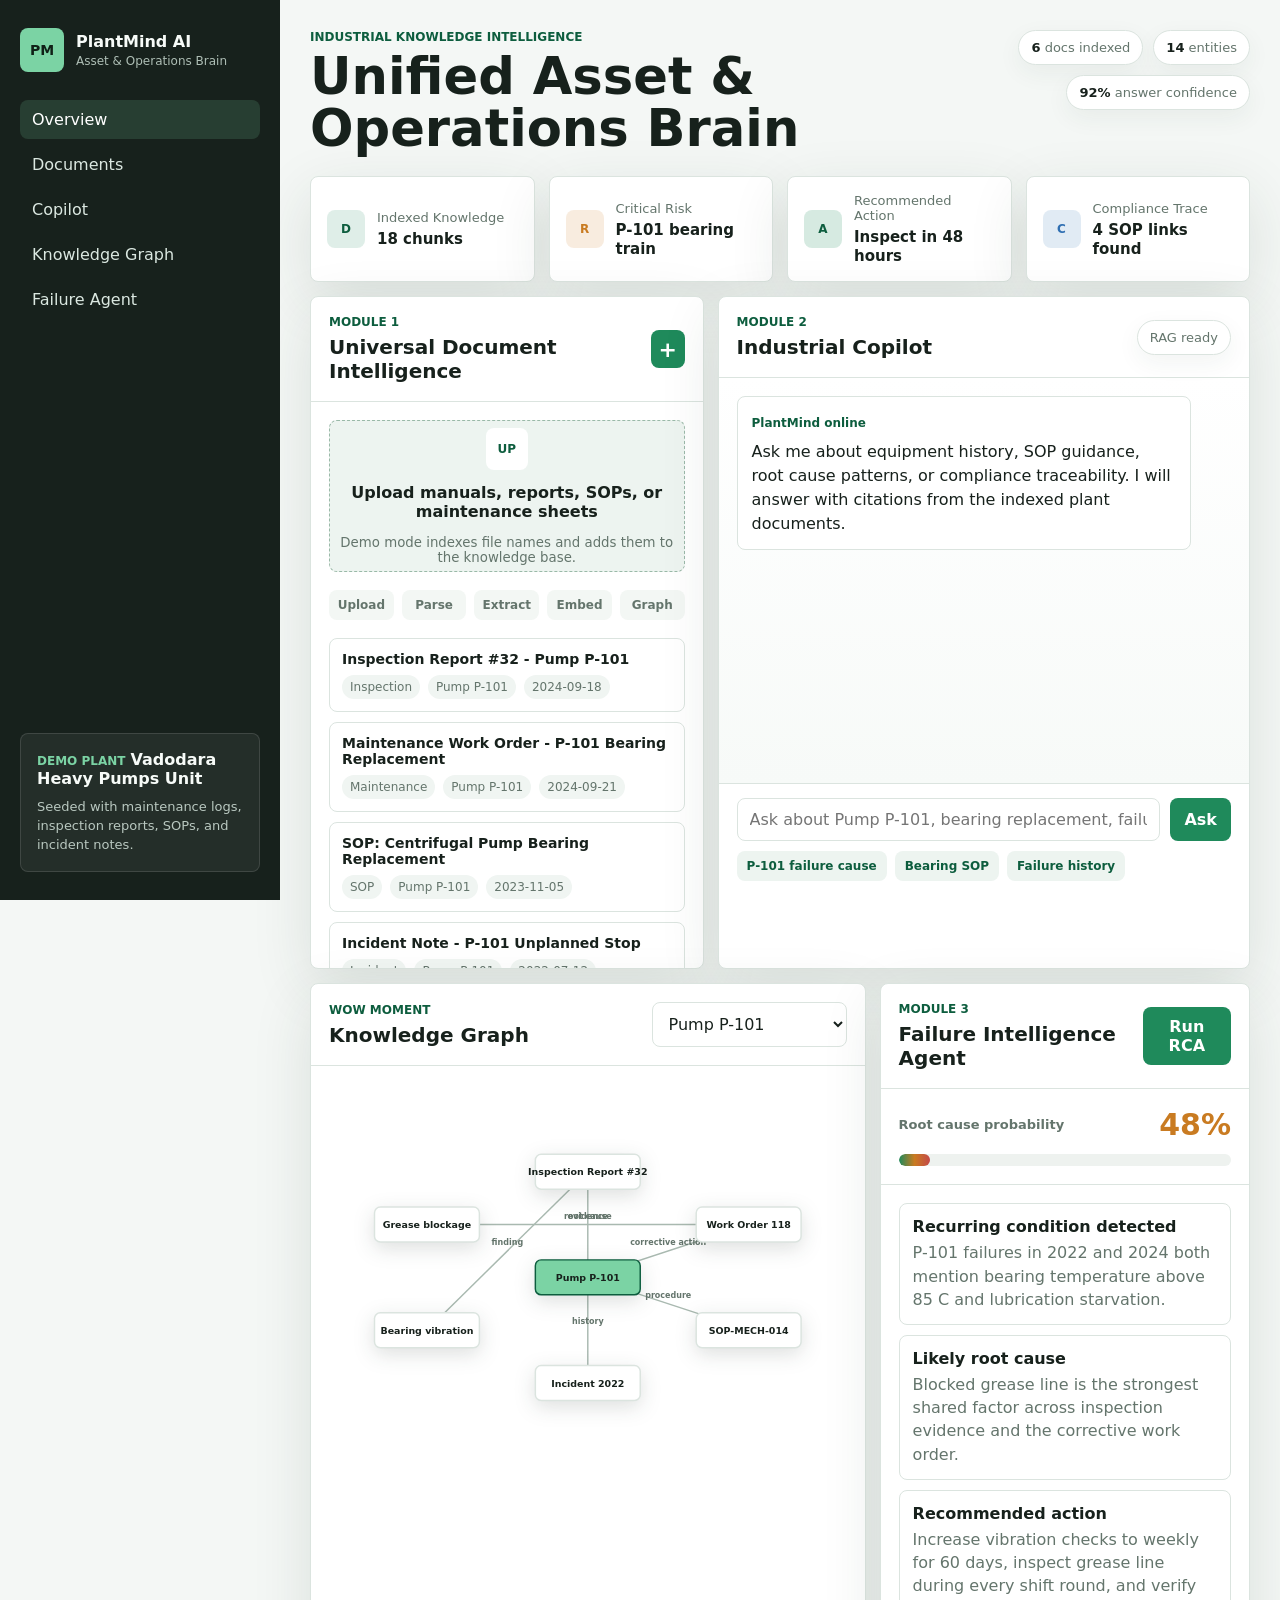
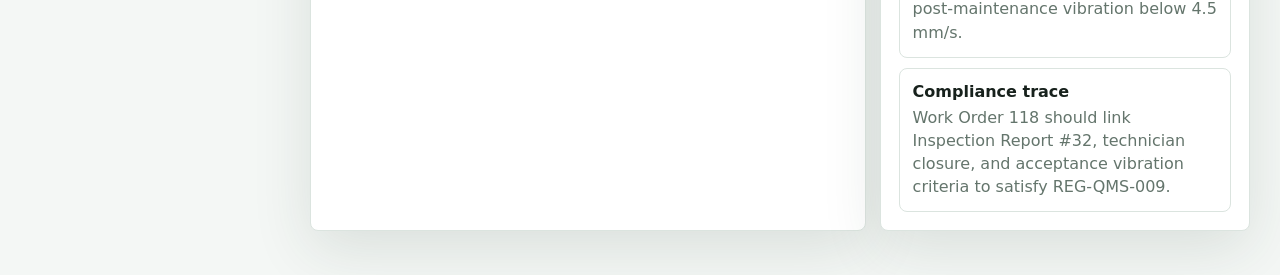
<file: index.html>
<!doctype html>
<html lang="en">
  <head>
    <meta charset="utf-8">
    <meta name="viewport" content="width=device-width, initial-scale=1">
    <meta http-equiv="refresh" content="0; url=frontend/pages/index.html">
    <title>PlantMind AI</title>
    <style>
      body {
        margin: 0;
        min-height: 100vh;
        display: grid;
        place-items: center;
        background: #f4f7f5;
        color: #17211c;
        font-family: system-ui, -apple-system, BlinkMacSystemFont, "Segoe UI", sans-serif;
      }

      main {
        width: min(620px, calc(100% - 32px));
        padding: 28px;
        border: 1px solid #dbe4df;
        border-radius: 8px;
        background: white;
        box-shadow: 0 18px 60px rgba(30, 54, 41, 0.12);
      }

      a {
        color: #0d5d3e;
        font-weight: 800;
      }
    </style>
  </head>
  <body>
    <main>
      <h1>PlantMind AI</h1>
      <p>The app now follows the requested hackathon structure. Redirecting to the frontend demo.</p>
      <p><a href="frontend/pages/index.html">Open PlantMind AI demo</a></p>
    </main>
  </body>
</html>
</file>
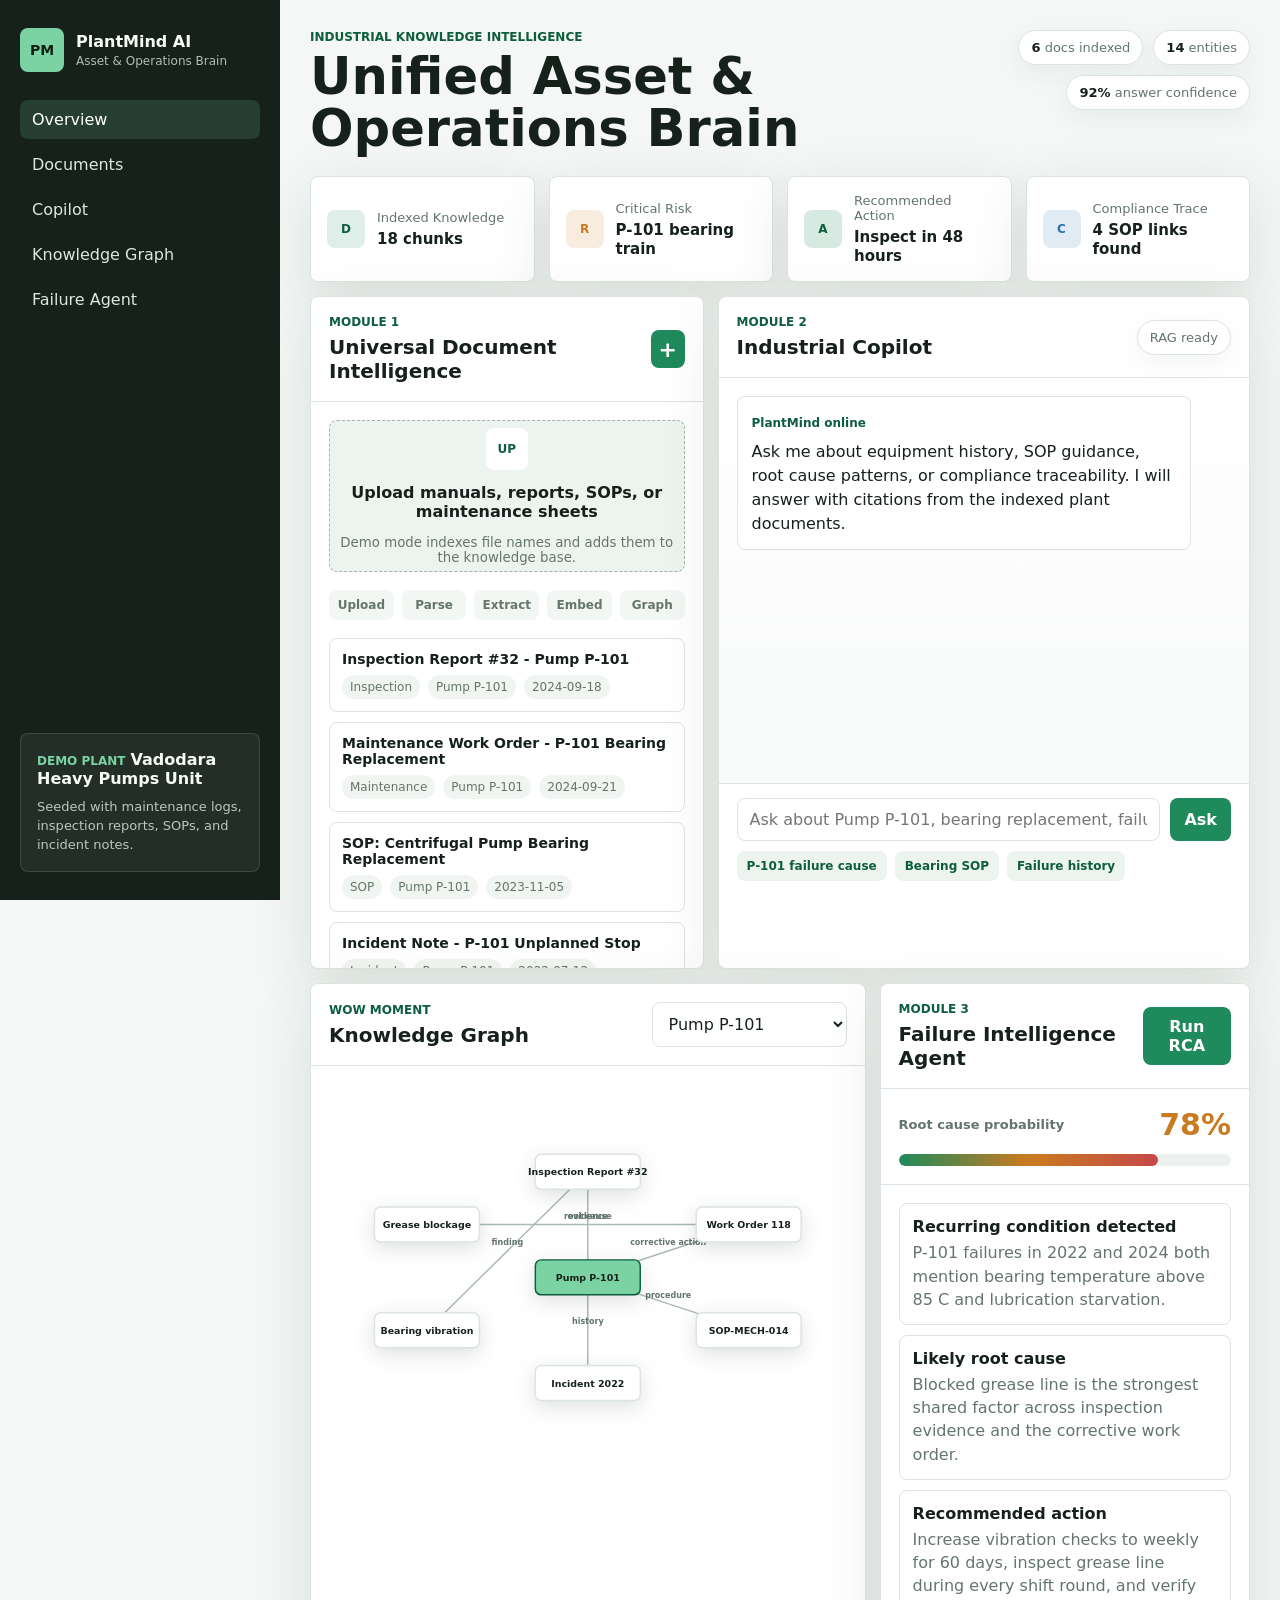
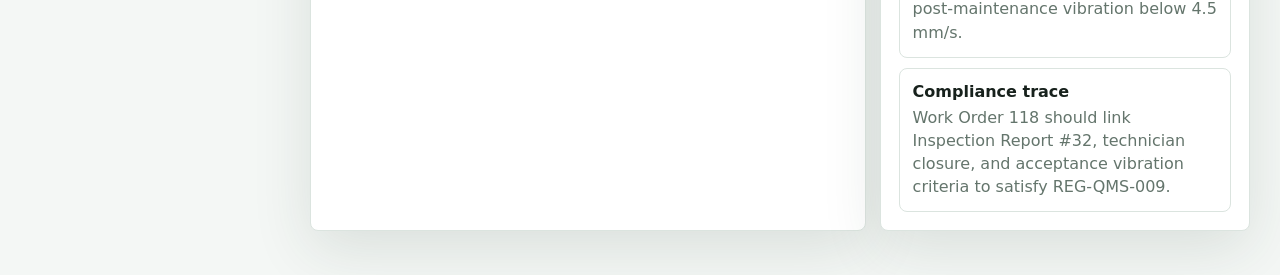
<file: frontend/pages/index.html>
<!doctype html>
<html lang="en">
  <head>
    <meta charset="utf-8">
    <meta name="viewport" content="width=device-width, initial-scale=1">
    <title>PlantMind AI - Unified Asset & Operations Brain</title>
    <link rel="stylesheet" href="styles.css">
  </head>
  <body>
    <aside class="sidebar" aria-label="PlantMind navigation">
      <div class="brand">
        <div class="brand-mark" aria-hidden="true">PM</div>
        <div>
          <strong>PlantMind AI</strong>
          <span>Asset & Operations Brain</span>
        </div>
      </div>
      <nav class="nav-list">
        <a href="#overview" class="active">Overview</a>
        <a href="#documents">Documents</a>
        <a href="#copilot">Copilot</a>
        <a href="#graph">Knowledge Graph</a>
        <a href="#failure-agent">Failure Agent</a>
      </nav>
      <div class="sidebar-note">
        <span class="note-label">Demo plant</span>
        <strong>Vadodara Heavy Pumps Unit</strong>
        <p>Seeded with maintenance logs, inspection reports, SOPs, and incident notes.</p>
      </div>
    </aside>

    <main class="app-shell">
      <header class="topbar">
        <div>
          <p class="eyebrow">Industrial Knowledge Intelligence</p>
          <h1>Unified Asset & Operations Brain</h1>
        </div>
        <div class="status-cluster" aria-label="System status">
          <span><b id="docCount">0</b> docs indexed</span>
          <span><b id="entityCount">0</b> entities</span>
          <span><b>92%</b> answer confidence</span>
        </div>
      </header>

      <section id="overview" class="metric-grid" aria-label="PlantMind metrics">
        <article class="metric">
          <span class="metric-icon">D</span>
          <div>
            <p>Indexed Knowledge</p>
            <strong id="chunkCount">0 chunks</strong>
          </div>
        </article>
        <article class="metric">
          <span class="metric-icon warn">R</span>
          <div>
            <p>Critical Risk</p>
            <strong>P-101 bearing train</strong>
          </div>
        </article>
        <article class="metric">
          <span class="metric-icon ok">A</span>
          <div>
            <p>Recommended Action</p>
            <strong>Inspect in 48 hours</strong>
          </div>
        </article>
        <article class="metric">
          <span class="metric-icon cool">C</span>
          <div>
            <p>Compliance Trace</p>
            <strong>4 SOP links found</strong>
          </div>
        </article>
      </section>

      <section class="workspace-grid">
        <section id="documents" class="panel document-panel">
          <div class="panel-heading">
            <div>
              <p class="eyebrow">Module 1</p>
              <h2>Universal Document Intelligence</h2>
            </div>
            <button id="simulateUpload" class="icon-button" type="button" title="Simulate upload">+</button>
          </div>

          <label class="dropzone" for="fileInput">
            <input id="fileInput" type="file" multiple>
            <span class="upload-icon" aria-hidden="true">UP</span>
            <strong>Upload manuals, reports, SOPs, or maintenance sheets</strong>
            <small>Demo mode indexes file names and adds them to the knowledge base.</small>
          </label>

          <div class="pipeline" aria-label="Document processing pipeline">
            <span>Upload</span>
            <span>Parse</span>
            <span>Extract</span>
            <span>Embed</span>
            <span>Graph</span>
          </div>

          <div id="documentList" class="document-list"></div>
        </section>

        <section id="copilot" class="panel copilot-panel">
          <div class="panel-heading">
            <div>
              <p class="eyebrow">Module 2</p>
              <h2>Industrial Copilot</h2>
            </div>
            <span class="live-pill">RAG ready</span>
          </div>

          <div id="chatLog" class="chat-log" aria-live="polite"></div>
          <form id="questionForm" class="question-form">
            <input id="questionInput" type="text" autocomplete="off" placeholder="Ask about Pump P-101, bearing replacement, failures, SOPs...">
            <button type="submit">Ask</button>
          </form>
          <div class="quick-prompts" aria-label="Suggested questions">
            <button type="button" data-question="Why did Pump P-101 fail last year?">P-101 failure cause</button>
            <button type="button" data-question="What does the SOP say about bearing replacement?">Bearing SOP</button>
            <button type="button" data-question="Show all failures related to Pump P-101">Failure history</button>
          </div>
        </section>
      </section>

      <section class="workspace-grid lower-grid">
        <section id="graph" class="panel graph-panel">
          <div class="panel-heading">
            <div>
              <p class="eyebrow">Wow Moment</p>
              <h2>Knowledge Graph</h2>
            </div>
            <select id="assetSelect" aria-label="Choose asset"></select>
          </div>
          <svg id="knowledgeGraph" viewBox="0 0 760 430" role="img" aria-label="Asset knowledge graph"></svg>
        </section>

        <section id="failure-agent" class="panel failure-panel">
          <div class="panel-heading">
            <div>
              <p class="eyebrow">Module 3</p>
              <h2>Failure Intelligence Agent</h2>
            </div>
            <button id="runRca" class="secondary-button" type="button">Run RCA</button>
          </div>
          <div class="risk-meter">
            <div>
              <span>Root cause probability</span>
              <strong id="rootCauseScore">78%</strong>
            </div>
            <div class="meter-track"><span id="meterFill"></span></div>
          </div>
          <div id="insightList" class="insight-list"></div>
        </section>
      </section>
    </main>

    <script src="app.js"></script>
  </body>
</html>
</file>
<file: frontend/pages/styles.css>
:root {
  --bg: #f4f7f5;
  --panel: #ffffff;
  --panel-strong: #edf4f0;
  --ink: #17211c;
  --muted: #64756c;
  --line: #dbe4df;
  --green: #1f8a5b;
  --green-dark: #0d5d3e;
  --amber: #c97b21;
  --red: #c44949;
  --blue: #2f6fb2;
  --shadow: 0 18px 60px rgba(30, 54, 41, 0.12);
}

* {
  box-sizing: border-box;
}

html {
  scroll-behavior: smooth;
}

body {
  margin: 0;
  min-height: 100vh;
  background: var(--bg);
  color: var(--ink);
  font-family: Inter, ui-sans-serif, system-ui, -apple-system, BlinkMacSystemFont, "Segoe UI", sans-serif;
}

button,
input,
select {
  font: inherit;
}

.sidebar {
  position: fixed;
  inset: 0 auto 0 0;
  width: 280px;
  display: flex;
  flex-direction: column;
  gap: 28px;
  padding: 28px 20px;
  background: #17211c;
  color: #f7fbf8;
}

.brand {
  display: flex;
  align-items: center;
  gap: 12px;
}

.brand-mark {
  display: grid;
  width: 44px;
  height: 44px;
  place-items: center;
  border-radius: 8px;
  background: #7bd3a4;
  color: #102017;
  font-size: 14px;
  font-weight: 800;
}

.brand strong,
.brand span {
  display: block;
}

.brand span {
  margin-top: 3px;
  color: #aebeb5;
  font-size: 12px;
}

.nav-list {
  display: grid;
  gap: 6px;
}

.nav-list a {
  color: #dbe8e1;
  text-decoration: none;
  padding: 10px 12px;
  border-radius: 8px;
}

.nav-list a:hover,
.nav-list a.active {
  background: rgba(123, 211, 164, 0.16);
  color: #ffffff;
}

.sidebar-note {
  margin-top: auto;
  padding: 16px;
  border: 1px solid rgba(255, 255, 255, 0.12);
  border-radius: 8px;
  background: rgba(255, 255, 255, 0.06);
}

.sidebar-note p {
  margin: 10px 0 0;
  color: #b9c8c0;
  font-size: 13px;
  line-height: 1.45;
}

.note-label,
.eyebrow {
  margin: 0 0 6px;
  color: var(--green-dark);
  font-size: 12px;
  font-weight: 800;
  letter-spacing: 0;
  text-transform: uppercase;
}

.sidebar .note-label {
  color: #7bd3a4;
}

.app-shell {
  margin-left: 280px;
  padding: 30px;
}

.topbar {
  display: flex;
  align-items: flex-start;
  justify-content: space-between;
  gap: 24px;
  margin-bottom: 22px;
}

h1,
h2,
p {
  margin-top: 0;
}

h1 {
  margin-bottom: 0;
  font-size: clamp(30px, 4vw, 52px);
  line-height: 1.02;
  letter-spacing: 0;
}

h2 {
  margin-bottom: 0;
  font-size: 20px;
  letter-spacing: 0;
}

.status-cluster {
  display: flex;
  flex-wrap: wrap;
  justify-content: flex-end;
  gap: 10px;
}

.status-cluster span,
.live-pill {
  border: 1px solid var(--line);
  border-radius: 999px;
  background: var(--panel);
  padding: 9px 12px;
  color: var(--muted);
  font-size: 13px;
  box-shadow: 0 8px 24px rgba(31, 61, 44, 0.06);
}

.status-cluster b {
  color: var(--ink);
}

.metric-grid {
  display: grid;
  grid-template-columns: repeat(4, minmax(0, 1fr));
  gap: 14px;
  margin-bottom: 14px;
}

.metric {
  display: flex;
  align-items: center;
  gap: 12px;
  min-width: 0;
  padding: 16px;
  border: 1px solid var(--line);
  border-radius: 8px;
  background: var(--panel);
  box-shadow: var(--shadow);
}

.metric p,
.metric strong {
  overflow-wrap: anywhere;
}

.metric p {
  margin-bottom: 4px;
  color: var(--muted);
  font-size: 13px;
}

.metric strong {
  font-size: 15px;
}

.metric-icon {
  display: grid;
  flex: 0 0 38px;
  width: 38px;
  height: 38px;
  place-items: center;
  border-radius: 8px;
  background: rgba(31, 138, 91, 0.14);
  color: var(--green-dark);
  font-size: 12px;
  font-weight: 900;
}

.metric-icon.warn {
  background: rgba(201, 123, 33, 0.14);
  color: var(--amber);
}

.metric-icon.ok {
  background: rgba(31, 138, 91, 0.18);
}

.metric-icon.cool {
  background: rgba(47, 111, 178, 0.14);
  color: var(--blue);
}

.workspace-grid {
  display: grid;
  grid-template-columns: minmax(330px, 0.85fr) minmax(430px, 1.15fr);
  gap: 14px;
  margin-bottom: 14px;
}

.lower-grid {
  grid-template-columns: minmax(480px, 1.2fr) minmax(330px, 0.8fr);
}

.panel {
  min-width: 0;
  border: 1px solid var(--line);
  border-radius: 8px;
  background: var(--panel);
  box-shadow: var(--shadow);
}

.panel-heading {
  display: flex;
  align-items: center;
  justify-content: space-between;
  gap: 16px;
  padding: 18px;
  border-bottom: 1px solid var(--line);
}

.icon-button,
.secondary-button,
.question-form button,
.quick-prompts button {
  border: 0;
  border-radius: 8px;
  cursor: pointer;
  font-weight: 800;
}

.icon-button {
  width: 38px;
  height: 38px;
  background: var(--green);
  color: white;
  font-size: 22px;
}

.secondary-button,
.question-form button {
  background: var(--green);
  color: #ffffff;
  padding: 10px 14px;
}

.dropzone {
  display: grid;
  place-items: center;
  margin: 18px;
  min-height: 152px;
  border: 1px dashed #9ab9a8;
  border-radius: 8px;
  background: var(--panel-strong);
  color: var(--ink);
  text-align: center;
  cursor: pointer;
}

.dropzone input {
  display: none;
}

.dropzone small {
  color: var(--muted);
}

.upload-icon {
  display: grid;
  width: 42px;
  height: 42px;
  place-items: center;
  border-radius: 8px;
  background: #ffffff;
  color: var(--green-dark);
  font-size: 12px;
  font-weight: 900;
}

.pipeline {
  display: grid;
  grid-template-columns: repeat(5, 1fr);
  gap: 8px;
  padding: 0 18px 18px;
}

.pipeline span {
  padding: 8px 4px;
  border-radius: 8px;
  background: #f3f7f4;
  color: var(--muted);
  font-size: 12px;
  font-weight: 800;
  text-align: center;
}

.document-list {
  display: grid;
  gap: 10px;
  padding: 0 18px 18px;
  max-height: 330px;
  overflow: auto;
}

.doc-card {
  display: grid;
  gap: 8px;
  padding: 12px;
  border: 1px solid var(--line);
  border-radius: 8px;
}

.doc-card strong {
  font-size: 14px;
}

.doc-meta,
.source-row {
  display: flex;
  flex-wrap: wrap;
  gap: 8px;
  color: var(--muted);
  font-size: 12px;
}

.doc-meta span,
.source-row span {
  padding: 5px 8px;
  border-radius: 999px;
  background: #f0f5f2;
}

.chat-log {
  display: grid;
  align-content: start;
  gap: 12px;
  min-height: 405px;
  max-height: 405px;
  overflow: auto;
  padding: 18px;
  background: linear-gradient(180deg, #ffffff, #f7faf8);
}

.message {
  width: min(92%, 680px);
  padding: 13px 14px;
  border-radius: 8px;
  line-height: 1.5;
}

.message.user {
  justify-self: end;
  background: #17211c;
  color: #ffffff;
}

.message.ai {
  justify-self: start;
  border: 1px solid var(--line);
  background: #ffffff;
}

.message p {
  margin-bottom: 10px;
}

.message p:last-child {
  margin-bottom: 0;
}

.confidence {
  display: inline-block;
  margin-bottom: 8px;
  color: var(--green-dark);
  font-size: 12px;
  font-weight: 900;
}

.question-form {
  display: grid;
  grid-template-columns: 1fr auto;
  gap: 10px;
  padding: 14px 18px 10px;
  border-top: 1px solid var(--line);
}

.question-form input,
select {
  min-width: 0;
  border: 1px solid var(--line);
  border-radius: 8px;
  background: #ffffff;
  color: var(--ink);
  padding: 11px 12px;
}

.quick-prompts {
  display: flex;
  flex-wrap: wrap;
  gap: 8px;
  padding: 0 18px 18px;
}

.quick-prompts button {
  background: #edf4f0;
  color: var(--green-dark);
  padding: 8px 10px;
  font-size: 12px;
}

.graph-panel svg {
  display: block;
  width: 100%;
  min-height: 430px;
}

.node circle,
.node rect {
  filter: drop-shadow(0 8px 14px rgba(23, 33, 28, 0.14));
}

.node text {
  fill: var(--ink);
  font-size: 13px;
  font-weight: 800;
  text-anchor: middle;
}

.edge {
  stroke: #a9b9b0;
  stroke-width: 2;
}

.edge-label {
  fill: var(--muted);
  font-size: 11px;
  font-weight: 700;
  text-anchor: middle;
}

.failure-panel {
  min-height: 500px;
}

.risk-meter {
  padding: 18px;
  border-bottom: 1px solid var(--line);
}

.risk-meter > div:first-child {
  display: flex;
  align-items: center;
  justify-content: space-between;
  gap: 12px;
  margin-bottom: 12px;
}

.risk-meter span {
  color: var(--muted);
  font-size: 13px;
  font-weight: 800;
}

.risk-meter strong {
  color: var(--amber);
  font-size: 30px;
}

.meter-track {
  height: 12px;
  overflow: hidden;
  border-radius: 999px;
  background: #eef2ef;
}

.meter-track span {
  display: block;
  width: 0;
  height: 100%;
  border-radius: inherit;
  background: linear-gradient(90deg, var(--green), var(--amber), var(--red));
  transition: width 600ms ease;
}

.insight-list {
  display: grid;
  gap: 10px;
  padding: 18px;
}

.insight {
  padding: 13px;
  border: 1px solid var(--line);
  border-radius: 8px;
  background: #ffffff;
}

.insight strong {
  display: block;
  margin-bottom: 5px;
}

.insight p {
  margin-bottom: 0;
  color: var(--muted);
  line-height: 1.45;
}

@media (max-width: 1080px) {
  .sidebar {
    position: static;
    width: auto;
  }

  .app-shell {
    margin-left: 0;
  }

  .metric-grid,
  .workspace-grid,
  .lower-grid {
    grid-template-columns: 1fr 1fr;
  }

  .lower-grid {
    grid-template-columns: 1fr;
  }
}

@media (max-width: 760px) {
  .app-shell,
  .sidebar {
    padding: 18px;
  }

  .topbar,
  .panel-heading {
    align-items: stretch;
    flex-direction: column;
  }

  .status-cluster {
    justify-content: flex-start;
  }

  .metric-grid,
  .workspace-grid {
    grid-template-columns: 1fr;
  }

  .question-form {
    grid-template-columns: 1fr;
  }

  .pipeline {
    grid-template-columns: repeat(2, 1fr);
  }
}
</file>
